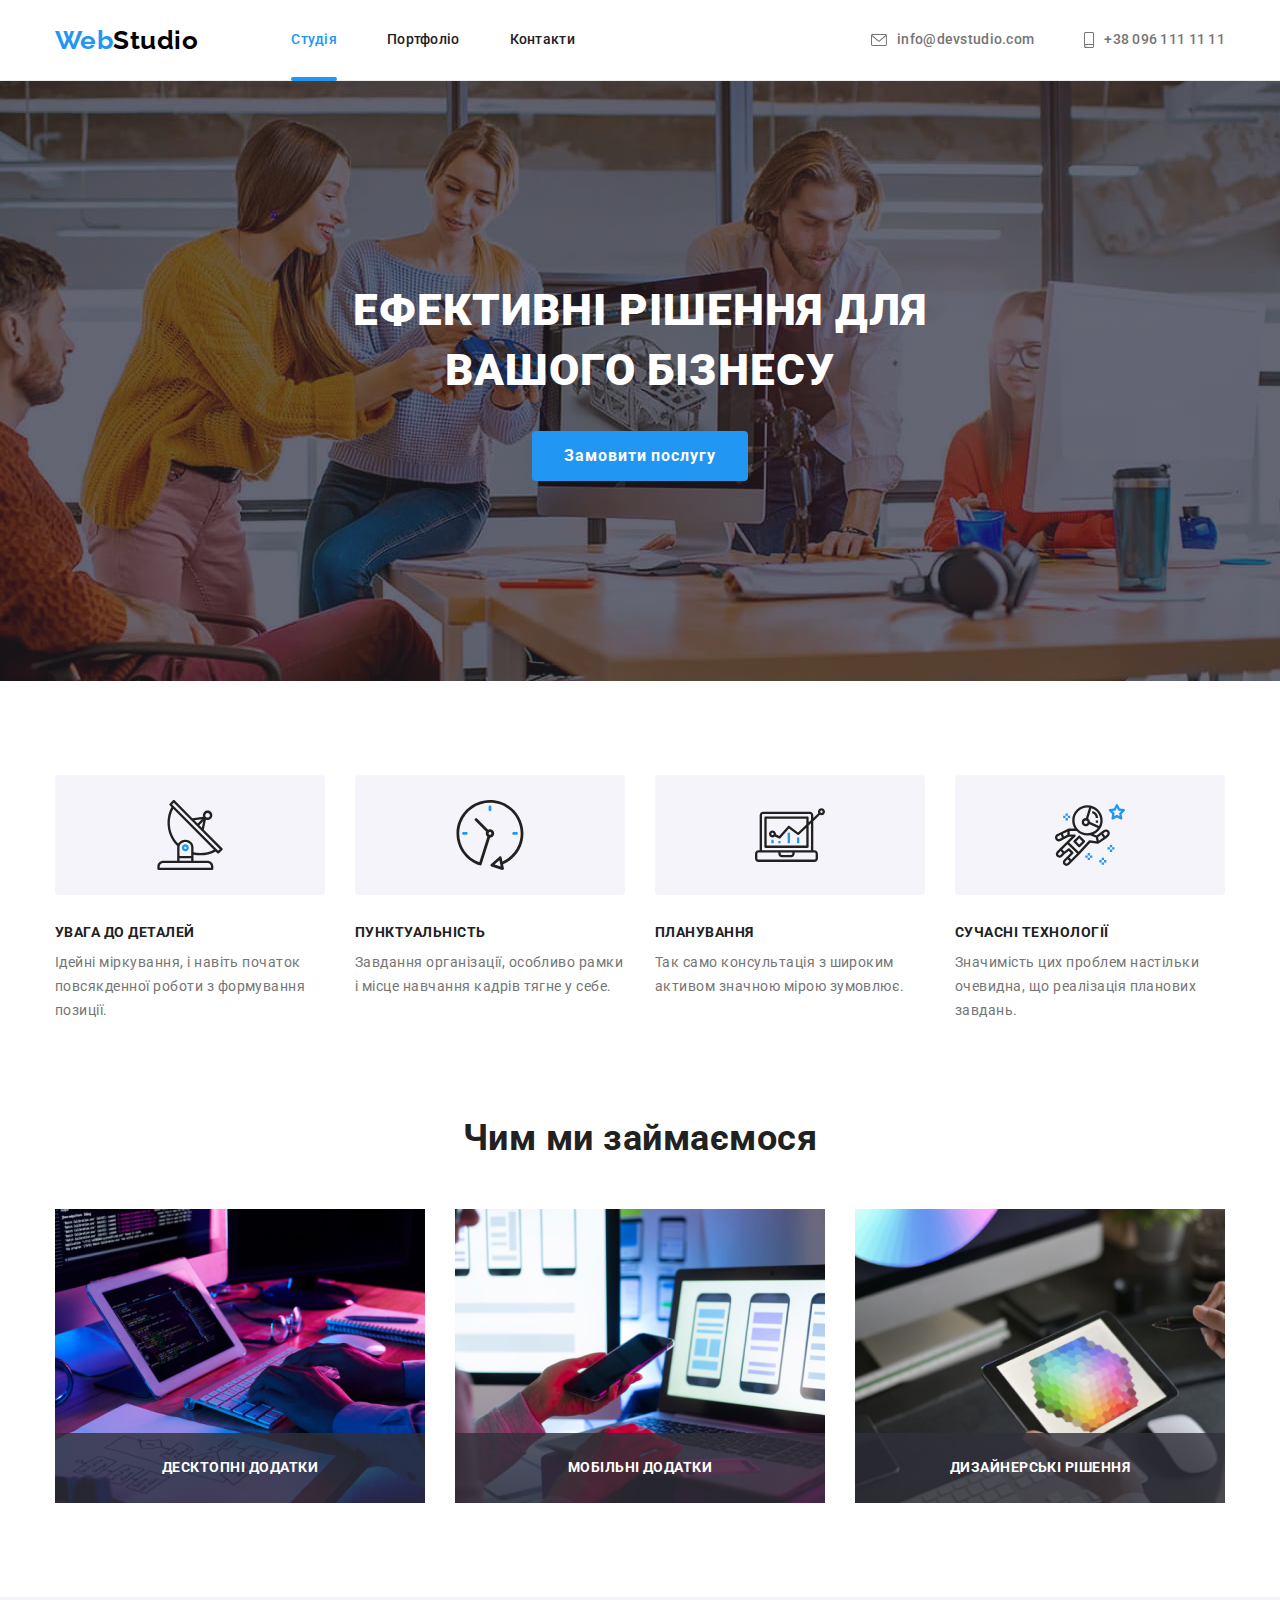
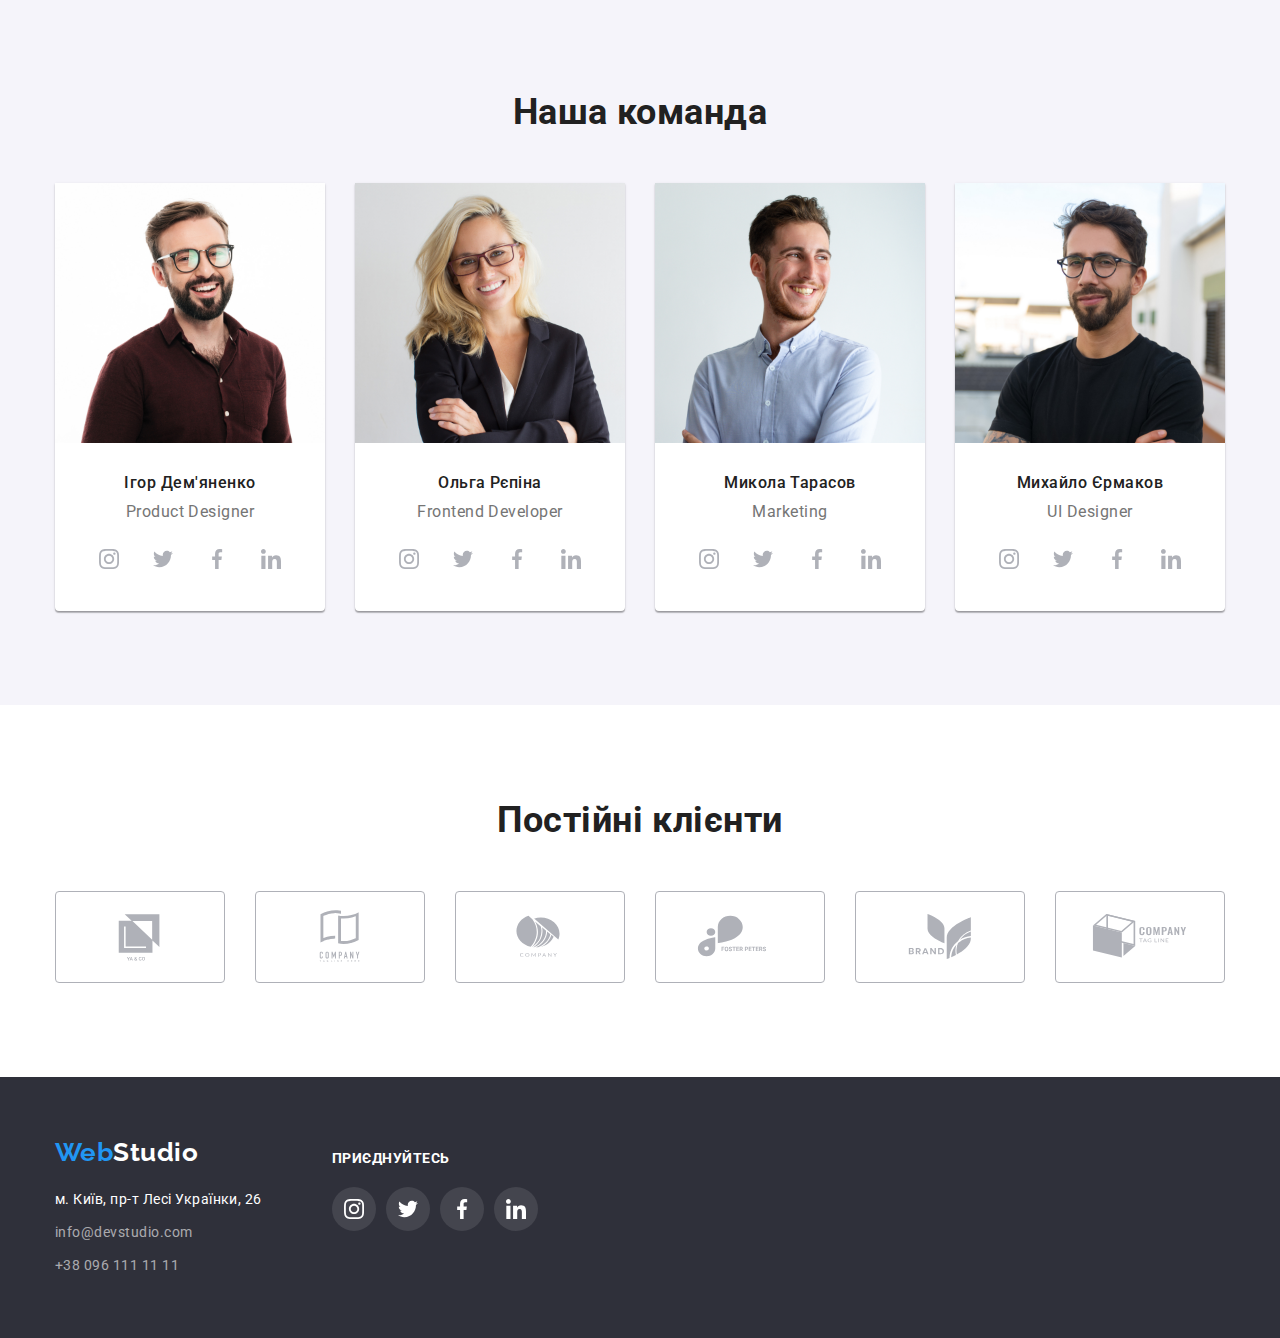
<file: index.html>
<!DOCTYPE html>
<html lang="uk">
  <head>
    <meta charset="UTF-8" />
    <meta http-equiv="X-UA-Compatible" content="IE=edge" />
    <meta name="viewport" content="width=device-width, initial-scale=1.0" />
    <title>WebStudio</title>
    <link rel="preconnect" href="https://fonts.googleapis.com" />
    <link rel="preconnect" href="https://fonts.gstatic.com" crossorigin />
    <link
      href="https://fonts.googleapis.com/css2?family=Raleway:wght@700&family=Roboto:wght@400;500;700;900&display=swap"
      rel="stylesheet"
    />
    <link
      rel="stylesheet"
      href="https://cdnjs.cloudflare.com/ajax/libs/modern-normalize/1.1.0/modern-normalize.min.css"
    />
    <link rel="stylesheet" href="./css/styles.css" />
  </head>
  <body>
    <header class="main">
      <div class="container main-nav">
        <nav class="site-nav">
          <a href="./index.html" class="logo" lang="en">Web<span class="logo-part">Studio</span></a>

          <ul class="list nav">
            <li class="item"><a href="./index.html" class="link current">Студія</a></li>
            <li class="item"><a href="./portfolio.html" class="link">Портфоліо</a></li>
            <li class="item"><a href="#" class="link">Контакти</a></li>
          </ul>
        </nav>
        <ul class="list info">
          <li class="item">
            <a href="mailto:" class="link">
              <svg class="icon-info" width="16px" height="12px">
                <use href="./images/symbol-defs.svg#envelope"></use>
              </svg>
              info@devstudio.com</a
            >
          </li>
          <li class="item">
            <a href="tel:" class="link">
              <svg class="icon-info" width="10px" height="16px">
                <use href="./images/symbol-defs.svg#smartphone"></use>
              </svg>
              +38 096 111 11 11</a
            >
          </li>
        </ul>
      </div>
    </header>

    <main>
      <section class="hero">
        <h1 class="title-hero">Ефективні рішення для вашого бізнесу</h1>
        <button type="button" class="primary-button" data-modal-open>Замовити послугу</button>
      </section>

      <div class="backdrop is-hidden" data-modal>
        <div class="modal">
          <div class="button-close">
            <button class="close" type="button" data-modal-close>
              <svg width="18px" height="18px">
                <use href="./images/symbol-defs.svg#close"></use>
              </svg>
            </button>
          </div>
        </div>
      </div>

      <section class="features section">
        <div class="container">
          <h2 class="title visually-hidden">Наші переваги</h2>
          <ul class="list features">
            <li class="item detailes">
              <div class="box-icon">
                <svg class="icon-features" width="70px" height="70px">
                  <use href="./images/symbol-defs.svg#details"></use>
                </svg>
              </div>

              <h3 class="features-title">Увага до деталей</h3>
              <p class="features-text">
                Ідейні міркування, і навіть початок повсякденної роботи з формування позиції.
              </p>
            </li>
            <li class="item punctuality">
              <div class="box-icon">
                <svg class="icon-features" width="70px" height="70px">
                  <use href="./images/symbol-defs.svg#punctuality"></use>
                </svg>
              </div>

              <h3 class="features-title">Пунктуальність</h3>
              <p class="features-text">
                Завдання організації, особливо рамки і місце навчання кадрів тягне у себе.
              </p>
            </li>
            <li class="item planning">
              <div class="box-icon">
                <svg class="icon-features" width="70px" height="70px">
                  <use href="./images/symbol-defs.svg#planning"></use>
                </svg>
              </div>
              <h3 class="features-title">Планування</h3>
              <p class="features-text">
                Так само консультація з широким активом значною мірою зумовлює.
              </p>
            </li>
            <li class="item technology">
              <div class="box-icon">
                <svg class="icon-features" width="70px" height="70px">
                  <use href="./images/symbol-defs.svg#technology"></use>
                </svg>
              </div>
              <h3 class="features-title">Сучасні технології</h3>
              <p class="features-text">
                Значимість цих проблем настільки очевидна, що реалізація планових завдань.
              </p>
            </li>
          </ul>
        </div>
      </section>

      <section class="work section">
        <div class="container">
          <h2 class="title">Чим ми займаємося</h2>
          <ul class="list work">
            <li class="item">
              <img src="./images/box_1.jpg" alt="Десктопні додатки" width="370" />
              <span class="work-text">Десктопні додатки</span>
            </li>
            <li class="item">
              <img src="./images/box_2.jpg" alt="Мобільні додатки" width="370" />
              <span class="work-text">Мобільні додатки</span>
            </li>
            <li class="item">
              <img src="./images/box_3.jpg" alt="Дизайнерські рішення" width="370" />
              <span class="work-text">Дизайнерські рішення</span>
            </li>
          </ul>
        </div>
      </section>

      <section class="team section">
        <div class="container">
          <h2 class="title">Наша команда</h2>
          <ul class="list team">
            <li class="item">
              <img src="./images/ihor.jpg" alt="Фото" width="270" />
              <h3 class="team-title">Ігор Дем'яненко</h3>
              <p lang="en" class="team-text">Product Designer</p>

              <ul class="list network">
                <li class="item-network">
                  <a class="link-network" href="#"
                    ><svg class="icon-network" width="20px" height="20px">
                      <use href="./images/symbol-defs.svg#instagram"></use>
                    </svg>
                  </a>
                </li>
                <li class="item-network">
                  <a class="link-network" href="#"
                    ><svg class="icon-network" width="20px" height="20px">
                      <use href="./images/symbol-defs.svg#twitter"></use>
                    </svg>
                  </a>
                </li>
                <li class="item-network">
                  <a class="link-network" href="#"
                    ><svg class="icon-network" width="20px" height="20px">
                      <use href="./images/symbol-defs.svg#facebook"></use>
                    </svg>
                  </a>
                </li>
                <li class="item-network">
                  <a class="link-network" href="#"
                    ><svg class="icon-network" width="20px" height="20px">
                      <use href="./images/symbol-defs.svg#linkedin"></use>
                    </svg>
                  </a>
                </li>
              </ul>
            </li>
            <li class="item">
              <img src="./images/olga.jpg" alt="Фото" width="270" />
              <h3 class="team-title">Ольга Рєпіна</h3>
              <p lang="en" class="team-text">Frontend Developer</p>
              <ul class="list network">
                <li class="item-network">
                  <a class="link-network" href="#"
                    ><svg class="icon-network" width="20px" height="20px">
                      <use href="./images/symbol-defs.svg#instagram"></use>
                    </svg>
                  </a>
                </li>
                <li class="item-network">
                  <a class="link-network" href="#"
                    ><svg class="icon-network" width="20px" height="20px">
                      <use href="./images/symbol-defs.svg#twitter"></use>
                    </svg>
                  </a>
                </li>
                <li class="item-network">
                  <a class="link-network" href="#"
                    ><svg class="icon-network" width="20px" height="20px">
                      <use href="./images/symbol-defs.svg#facebook"></use>
                    </svg>
                  </a>
                </li>
                <li class="item-network">
                  <a class="link-network" href="#"
                    ><svg class="icon-network" width="20px" height="20px">
                      <use href="./images/symbol-defs.svg#linkedin"></use>
                    </svg>
                  </a>
                </li>
              </ul>
            </li>
            <li class="item">
              <img src="./images/mykola.jpg" alt="Фото" width="270" />
              <h3 class="team-title">Микола Тарасов</h3>
              <p lang="en" class="team-text">Marketing</p>
              <ul class="list network">
                <li class="item-network">
                  <a class="link-network" href="#"
                    ><svg class="icon-network" width="20px" height="20px">
                      <use href="./images/symbol-defs.svg#instagram"></use>
                    </svg>
                  </a>
                </li>
                <li class="item-network">
                  <a class="link-network" href="#"
                    ><svg class="icon-network" width="20px" height="20px">
                      <use href="./images/symbol-defs.svg#twitter"></use>
                    </svg>
                  </a>
                </li>
                <li class="item-network">
                  <a class="link-network" href="#"
                    ><svg class="icon-network" width="20px" height="20px">
                      <use href="./images/symbol-defs.svg#facebook"></use>
                    </svg>
                  </a>
                </li>
                <li class="item-network">
                  <a class="link-network" href="#"
                    ><svg class="icon-network" width="20px" height="20px">
                      <use href="./images/symbol-defs.svg#linkedin"></use>
                    </svg>
                  </a>
                </li>
              </ul>
            </li>
            <li class="item">
              <img src="./images/mikhailo.jpg" alt="Фото" width="270" />
              <h3 class="team-title">Михайло Єрмаков</h3>
              <p lang="en" class="team-text">UI Designer</p>
              <ul class="list network">
                <li class="item-network">
                  <a class="link-network" href="#"
                    ><svg class="icon-network" width="20px" height="20px">
                      <use href="./images/symbol-defs.svg#instagram"></use>
                    </svg>
                  </a>
                </li>
                <li class="item-network">
                  <a class="link-network" href="#"
                    ><svg class="icon-network" width="20px" height="20px">
                      <use href="./images/symbol-defs.svg#twitter"></use>
                    </svg>
                  </a>
                </li>
                <li class="item-network">
                  <a class="link-network" href="#"
                    ><svg class="icon-network" width="20px" height="20px">
                      <use href="./images/symbol-defs.svg#facebook"></use>
                    </svg>
                  </a>
                </li>
                <li class="item-network">
                  <a class="link-network" href="#"
                    ><svg class="icon-network" width="20px" height="20px">
                      <use href="./images/symbol-defs.svg#linkedin"></use>
                    </svg>
                  </a>
                </li>
              </ul>
            </li>
          </ul>
        </div>
      </section>

      <section class="clients section">
        <div class="container">
          <h2 class="title">Постійні клієнти</h2>
          <ul class="list clients">
            <li class="item clients">
              <a href="#" class="link clients">
                <svg class="icon-client" width="106px" height="60px">
                  <use href="./images/symbol-defs.svg#logo-ya"></use></svg
              ></a>
            </li>
            <li class="item clients">
              <a href="#" class="link clients">
                <svg class="icon-client" width="106px" height="60px">
                  <use href="./images/symbol-defs.svg#logo-tag"></use></svg
              ></a>
            </li>
            <li class="item clients">
              <a href="#" class="link clients">
                <svg class="icon-client" width="106px" height="60px">
                  <use href="./images/symbol-defs.svg#logo-company"></use></svg
              ></a>
            </li>
            <li class="item clients">
              <a href="#" class="link clients">
                <svg class="icon-client" width="106px" height="60px">
                  <use href="./images/symbol-defs.svg#logo-foster"></use></svg
              ></a>
            </li>
            <li class="item clients">
              <a href="#" class="link clients">
                <svg class="icon-client" width="106px" height="60px">
                  <use href="./images/symbol-defs.svg#logo-brand"></use></svg
              ></a>
            </li>
            <li class="item clients">
              <a href="#" class="link clients">
                <svg class="icon-client" width="106px" height="60px">
                  <use href="./images/symbol-defs.svg#logo-comp-tag"></use></svg
              ></a>
            </li>
          </ul>
        </div>
      </section>
    </main>

    <footer class="page-footer">
      <div class="container">
        <div class="footer-container">
          <div class="adress-container">
            <div class="box">
              <a href="./index.html" class="logo" lang="en"
                >Web<span class="logo-footer">Studio</span></a
              >
            </div>
            <address>
              <ul class="list adress">
                <li class="item">
                  <a
                    href="https://goo.gl/maps/CPtrU1FHBa2aNyZL9"
                    target="_blank"
                    rel="noopener noreferrer nofollow"
                    class="link-adress"
                    >м. Київ, пр-т Лесі Українки, 26
                  </a>
                </li>
                <li class="item">
                  <a href="mailto:" class="link-footer">info@devstudio.com</a>
                </li>
                <li class="item">
                  <a href="tel:" class="link-footer tel">+38 096 111 11 11</a>
                </li>
              </ul>
            </address>
          </div>

          <div class="join-container">
            <span class="join-text">Приєднуйтесь</span>

            <ul class="list join">
              <li class="item-join">
                <a class="link-join" href="#"
                  ><svg class="icon-join" width="20px" height="20px">
                    <use href="./images/symbol-defs.svg#instagram"></use>
                  </svg>
                </a>
              </li>
              <li class="item-join">
                <a class="link-join" href="#"
                  ><svg class="icon-join" width="20px" height="20px">
                    <use href="./images/symbol-defs.svg#twitter"></use>
                  </svg>
                </a>
              </li>
              <li class="item-join">
                <a class="link-join" href="#"
                  ><svg class="icon-join" width="20px" height="20px">
                    <use href="./images/symbol-defs.svg#facebook"></use>
                  </svg>
                </a>
              </li>
              <li class="item-join">
                <a class="link-join" href="#"
                  ><svg class="icon-join" width="20px" height="20px">
                    <use href="./images/symbol-defs.svg#linkedin"></use>
                  </svg>
                </a>
              </li>
            </ul>
          </div>
        </div>
      </div>
    </footer>
    <script src="./js/modal.js"></script>
  </body>
</html>
</file>
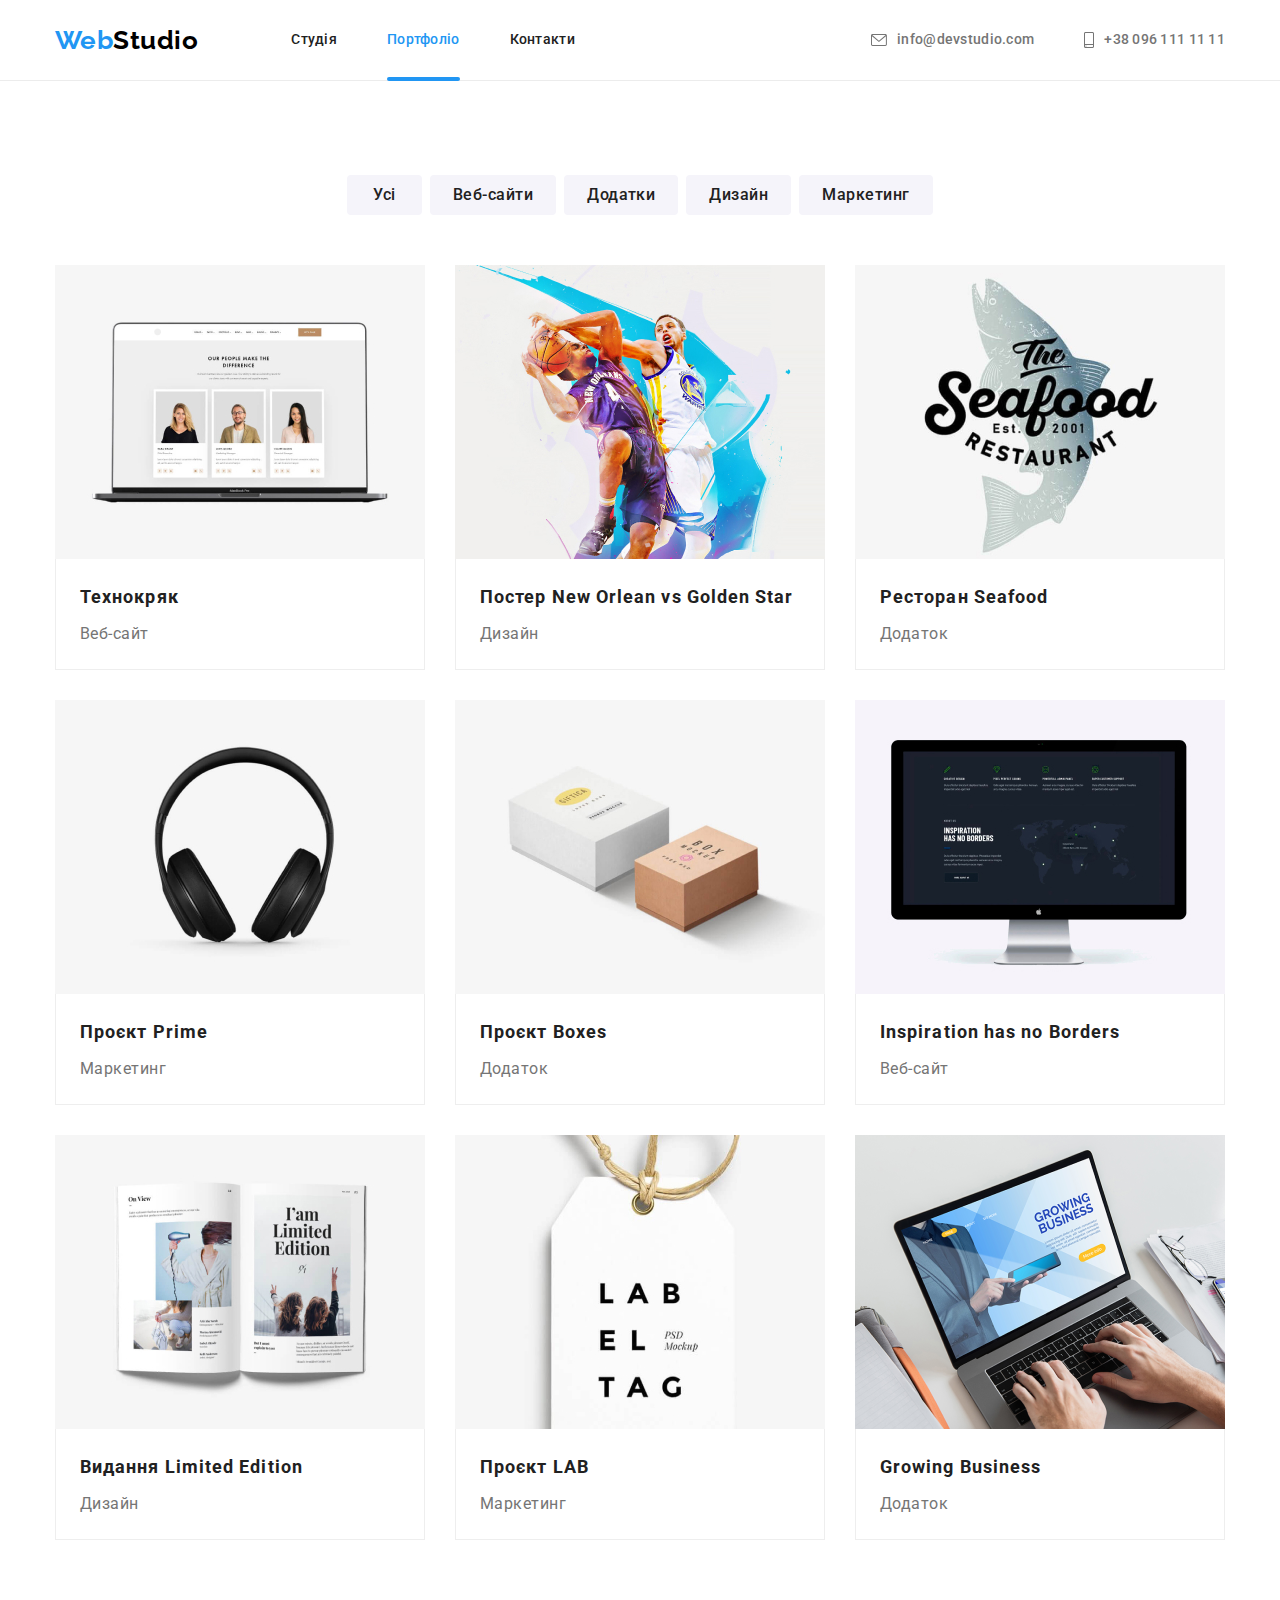
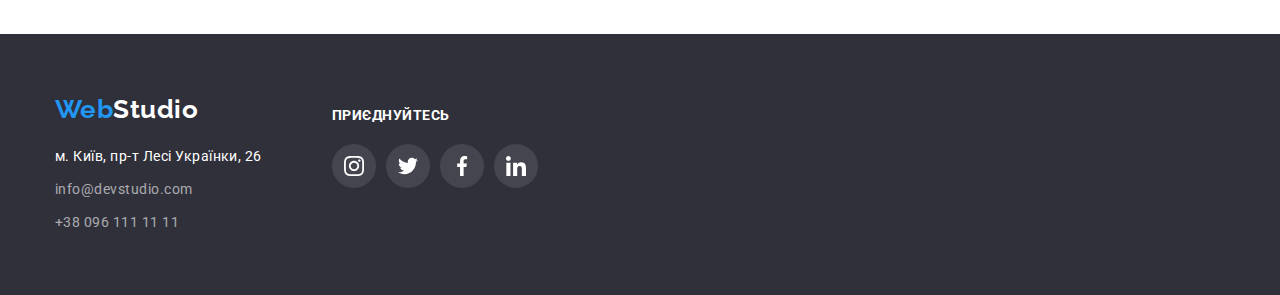
<file: portfolio.html>
<!DOCTYPE html>
<html lang="uk">
  <head>
    <meta charset="UTF-8" />
    <meta http-equiv="X-UA-Compatible" content="IE=edge" />
    <meta name="viewport" content="width=device-width, initial-scale=1.0" />
    <title>WebStudio</title>
    <link rel="preconnect" href="https://fonts.googleapis.com" />
    <link rel="preconnect" href="https://fonts.gstatic.com" crossorigin />
    <link
      href="https://fonts.googleapis.com/css2?family=Raleway:wght@700&family=Roboto:wght@400;500;700;900&display=swap"
      rel="stylesheet"
    />
    <link
      rel="stylesheet"
      href="https://cdnjs.cloudflare.com/ajax/libs/modern-normalize/1.1.0/modern-normalize.min.css"
    />
    <link rel="stylesheet" href="./css/styles.css" />
  </head>
  <body>
    <header class="main">
      <div class="container main-nav">
        <nav class="site-nav">
          <a href="./index.html" class="logo" lang="en">Web<span class="logo-part">Studio</span></a>

          <ul class="list nav">
            <li class="item"><a href="./index.html" class="link">Студія</a></li>
            <li class="item"><a href="./portfolio.html" class="link current">Портфоліо</a></li>
            <li class="item"><a href="" class="link">Контакти</a></li>
          </ul>
        </nav>
        <ul class="list info">
          <li class="item">
            <a href="mailto:" class="link">
              <svg class="icon-info" width="16px" height="12px">
                <use href="./images/symbol-defs.svg#envelope"></use>
              </svg>
              info@devstudio.com</a
            >
          </li>
          <li class="item">
            <a href="tel:" class="link">
              <svg class="icon-info" width="10px" height="16px">
                <use href="./images/symbol-defs.svg#smartphone"></use>
              </svg>
              +38 096 111 11 11</a
            >
          </li>
        </ul>
      </div>
    </header>
    <main>
      <section class="portfolio section">
        <div class="container">
          <h1 class="visually-hidden">Наші роботи</h1>
          <ul class="list button">
            <li class="item">
              <button type="button" class="portfolio-button all">Усі</button>
            </li>
            <li class="item">
              <button type="button" class="portfolio-button">Веб-сайти</button>
            </li>
            <li class="item">
              <button type="button" class="portfolio-button">Додатки</button>
            </li>
            <li class="item">
              <button type="button" class="portfolio-button">Дизайн</button>
            </li>
            <li class="item">
              <button type="button" class="portfolio-button">Маркетинг</button>
            </li>
          </ul>
          <ul class="list sample">
            <li class="item">
              <a href="#" class="link portfolio">
                <div class="thumb-portfolio">
                  <img
                    src="./images/tehnokryak.jpg"
                    alt="Ілюстрація Технокряк"
                    width="370"
                    height="294"
                  />
                  <div class="overlay">
                    <p class="overlay-text">
                      Ресурс пропонує комплексні пропозиції з різним рівнем функціоналу та сервісів.
                      Все це дозволить відвідувачу отримати вичерпні відомості про компанію чи
                      приватну особу.
                    </p>
                  </div>
                </div>
                <div class="container-card">
                  <h2 class="portfolio-title">Технокряк</h2>
                  <p class="portfolio-text">Веб-сайт</p>
                </div>
              </a>
            </li>

            <li class="item">
              <a href="#" class="link portfolio">
                <div class="thumb-portfolio">
                  <img
                    src="./images/neworleanvs.jpg"
                    alt="Ілюстрація New Orlean vs Golden Star"
                    width="370"
                    height="294"
                  />
                  <div class="overlay">
                    <p class="overlay-text">
                      Ресурс пропонує комплексні пропозиції з різним рівнем функціоналу та сервісів.
                      Все це дозволить відвідувачу отримати вичерпні відомості про компанію чи
                      приватну особу.
                    </p>
                  </div>
                </div>
                <div class="container-card">
                  <h2 class="portfolio-title">Постер New Orlean vs Golden Star</h2>
                  <p class="portfolio-text">Дизайн</p>
                </div>
              </a>
            </li>

            <li class="item">
              <a href="#" class="link portfolio">
                <div class="thumb-portfolio">
                  <img
                    src="./images/seafood.jpg"
                    alt="Ілюстрація Seafood"
                    width="370"
                    height="294"
                  />
                  <div class="overlay">
                    <p class="overlay-text">
                      Ресурс пропонує комплексні пропозиції з різним рівнем функціоналу та сервісів.
                      Все це дозволить відвідувачу отримати вичерпні відомості про компанію чи
                      приватну особу.
                    </p>
                  </div>
                </div>
                <div class="container-card">
                  <h2 class="portfolio-title">Ресторан Seafood</h2>
                  <p class="portfolio-text">Додаток</p>
                </div>
              </a>
            </li>

            <li class="item">
              <a href="#" class="link portfolio">
                <div class="thumb-portfolio">
                  <img src="./images/prime.jpg" alt="Ілюстрація Prime" width="370" height="294" />
                  <div class="overlay">
                    <p class="overlay-text">
                      Ресурс пропонує комплексні пропозиції з різним рівнем функціоналу та сервісів.
                      Все це дозволить відвідувачу отримати вичерпні відомості про компанію чи
                      приватну особу.
                    </p>
                  </div>
                </div>
                <div class="container-card">
                  <h2 class="portfolio-title">Проєкт Prime</h2>
                  <p class="portfolio-text">Маркетинг</p>
                </div>
              </a>
            </li>

            <li class="item">
              <a href="#" class="link portfolio">
                <div class="thumb-portfolio">
                  <img src="./images/boxes.jpg" alt="Ілюстрація Boxes" width="370" height="294" />
                  <div class="overlay">
                    <p class="overlay-text">
                      Ресурс пропонує комплексні пропозиції з різним рівнем функціоналу та сервісів.
                      Все це дозволить відвідувачу отримати вичерпні відомості про компанію чи
                      приватну особу.
                    </p>
                  </div>
                </div>
                <div class="container-card">
                  <h2 class="portfolio-title">Проєкт Boxes</h2>
                  <p class="portfolio-text">Додаток</p>
                </div>
              </a>
            </li>

            <li class="item">
              <a href="#" class="link portfolio">
                <div class="thumb-portfolio">
                  <img
                    src="./images/inspirationhasnoborders.jpg"
                    alt="Ілюстрація Inspiration has no Borders"
                    width="370"
                    height="294"
                  />
                  <div class="overlay">
                    <p class="overlay-text">
                      Ресурс пропонує комплексні пропозиції з різним рівнем функціоналу та сервісів.
                      Все це дозволить відвідувачу отримати вичерпні відомості про компанію чи
                      приватну особу.
                    </p>
                  </div>
                </div>
                <div class="container-card">
                  <h2 class="portfolio-title">Inspiration has no Borders</h2>
                  <p class="portfolio-text">Веб-сайт</p>
                </div>
              </a>
            </li>

            <li class="item">
              <a href="#" class="link portfolio">
                <div class="thumb-portfolio">
                  <img
                    src="./images/limitededition.jpg"
                    alt="Ілюстрація Limited Edition"
                    width="370"
                    height="294"
                  />
                  <div class="overlay">
                    <p class="overlay-text">
                      Ресурс пропонує комплексні пропозиції з різним рівнем функціоналу та сервісів.
                      Все це дозволить відвідувачу отримати вичерпні відомості про компанію чи
                      приватну особу.
                    </p>
                  </div>
                </div>
                <div class="container-card">
                  <h2 class="portfolio-title">Видання Limited Edition</h2>
                  <p class="portfolio-text">Дизайн</p>
                </div>
              </a>
            </li>

            <li class="item">
              <a href="#" class="link portfolio">
                <div class="thumb-portfolio">
                  <img src="./images/lab.jpg" alt="Ілюстрація LAB" width="370" height="294" />
                  <div class="overlay">
                    <p class="overlay-text">
                      Ресурс пропонує комплексні пропозиції з різним рівнем функціоналу та сервісів.
                      Все це дозволить відвідувачу отримати вичерпні відомості про компанію чи
                      приватну особу.
                    </p>
                  </div>
                </div>
                <div class="container-card">
                  <h2 class="portfolio-title">Проєкт LAB</h2>
                  <p class="portfolio-text">Маркетинг</p>
                </div>
              </a>
            </li>

            <li class="item">
              <a href="#" class="link portfolio">
                <div class="thumb-portfolio">
                  <img
                    src="./images/growingbusiness.png"
                    alt="Ілюстрація Growing Business"
                    width="370"
                    height="294"
                  />
                  <div class="overlay">
                    <p class="overlay-text">
                      Ресурс пропонує комплексні пропозиції з різним рівнем функціоналу та сервісів.
                      Все це дозволить відвідувачу отримати вичерпні відомості про компанію чи
                      приватну особу.
                    </p>
                  </div>
                </div>
                <div class="container-card">
                  <h2 class="portfolio-title">Growing Business</h2>
                  <p class="portfolio-text">Додаток</p>
                </div>
              </a>
            </li>
          </ul>
        </div>
      </section>
    </main>
    <footer class="page-footer">
      <div class="container">
        <div class="footer-container">
          <div class="adress-container">
            <div class="box">
              <a href="./index.html" class="logo" lang="en"
                >Web<span class="logo-footer">Studio</span></a
              >
            </div>
            <address>
              <ul class="list adress">
                <li class="item">
                  <a
                    href="https://goo.gl/maps/CPtrU1FHBa2aNyZL9"
                    target="_blank"
                    rel="noopener noreferrer nofollow"
                    class="link-adress"
                    >м. Київ, пр-т Лесі Українки, 26
                  </a>
                </li>
                <li class="item">
                  <a href="mailto:" class="link-footer">info@devstudio.com</a>
                </li>
                <li class="item">
                  <a href="tel:" class="link-footer tel">+38 096 111 11 11</a>
                </li>
              </ul>
            </address>
          </div>

          <div class="join-container">
            <span class="join-text">Приєднуйтесь</span>

            <ul class="list join">
              <li class="item-join">
                <a href="#" class="link-join"
                  ><svg class="icon-join" width="20px" height="20px">
                    <use href="./images/symbol-defs.svg#instagram"></use>
                  </svg>
                </a>
              </li>
              <li class="item-join">
                <a href="#" class="link-join"
                  ><svg class="icon-join" width="20px" height="20px">
                    <use href="./images/symbol-defs.svg#twitter"></use>
                  </svg>
                </a>
              </li>
              <li class="item-join">
                <a href="#" class="link-join"
                  ><svg class="icon-join" width="20px" height="20px">
                    <use href="./images/symbol-defs.svg#facebook"></use>
                  </svg>
                </a>
              </li>
              <li class="item-join">
                <a href="#" class="link-join"
                  ><svg class="icon-join" width="20px" height="20px">
                    <use href="./images/symbol-defs.svg#linkedin"></use>
                  </svg>
                </a>
              </li>
            </ul>
          </div>
        </div>
      </div>
    </footer>
  </body>
</html>
</file>
<file: css/styles.css>
:root {
  --prymary-text-color: #757575;
  --title-text-color: #212121;
  --accent-color: #2196f3;
  --white-text-color: #ffffff;
  --prymary-background-color: #ffffff;
  --dark-background-color: #2f303a;
  --team-background-color: #f5f4fa;
  --hero-background-color: #c4c4c4;
  --logo-color: #afb1b8;
}

body {
  background-color: var(--prymary-background-color);
  color: var(--prymary-text-color);
  font-family: Roboto, sans-serif;
  letter-spacing: 0.03em;
}
h1,
h2,
h3,
p,
ul {
  margin: 0;
  padding: 0;
}

img {
  display: block;
  max-width: 100%;
  height: auto;
}

.list {
  list-style: none;
  padding: 0;
  margin: 0;
}

.container {
  width: 1200px;
  padding-left: 15px;
  padding-right: 15px;
  margin-left: auto;
  margin-right: auto;
}

.visually-hidden {
  position: absolute;
  white-space: nowrap;
  width: 1px;
  height: 1px;
  overflow: hidden;
  border: 0;
  padding: 0;
  clip: rect(0 0 0 0);
  clip-path: inset(50%);
  margin: -1px;
}
.link {
  text-decoration: none;
}

/* Header */

.main {
  border-bottom: 1px solid #ececec;
}

.logo,
.logo-part,
.logo-footer {
  font-family: Raleway, sans-serif;
  font-weight: 700;
  font-size: 26px;
  line-height: 1.19;
  text-decoration: none;
}

.logo {
  color: var(--accent-color);
}

.logo-part {
  color: #000000;
}

.container.main-nav {
  display: flex;
  align-items: center;
  justify-content: space-between;
}

.site-nav {
  display: flex;
  align-items: center;
}

.section {
  padding-top: 94px;
  padding-bottom: 94px;
}

.list.nav {
  display: flex;
  margin-left: 93px;
}

.list.nav .item:not(:last-child) {
  margin-right: 50px;
}

.list.nav .link {
  display: block;
  padding-top: 32px;
  padding-bottom: 32px;
}

.list.info {
  display: flex;
}

.list.info .item + .item {
  margin-left: 50px;
}

.list.info .link {
  display: inline-flex;
  align-items: center;
  padding-top: 32px;
  padding-bottom: 32px;
  color: var(--prymary-text-color);
}

.site-nav .link,
.info .link {
  letter-spacing: 0.02em;
  font-weight: 500;
  font-size: 14px;
  line-height: 1.14;
  transition: color 250ms cubic-bezier(0.4, 0, 0.2, 1);
}

.site-nav .link {
  display: flex;
  color: var(--title-text-color);
  align-items: center;
}

.site-nav .link:hover,
.site-nav .link:focus {
  color: var(--accent-color);
}

.site-nav .link.current {
  color: var(--accent-color);
}

.list.nav > .item {
  position: relative;
}
.link.current::after {
  content: '';
  position: absolute;
  width: 100%;
  height: 4px;
  left: 0;
  bottom: -1px;
  background: #2196f3;
  border-radius: 2px;
}

.info .link:hover,
.info .link:focus {
  color: var(--accent-color);
}
.icon-info {
  margin-right: 10px;
  fill: #757575;
  fill: currentColor;
}

/* Hero */

.hero {
  height: 600px;
  max-width: 1600px;
  margin-left: auto;
  margin-right: auto;
  padding-top: 200px;
  padding-bottom: 200px;
  background-color: var(--hero-background-color);
  background-image: linear-gradient(to right, rgba(47, 48, 58, 0.4), rgba(47, 48, 58, 0.4)),
    url(../images/solutions.jpg);
  background-size: cover;
  background-repeat: no-repeat;
  background-position: center;
  background-color: var(--hero-background-color);

  color: var(--white-text-color);
  letter-spacing: 0.06em;
  text-align: center;
}

.title-hero {
  width: 696px;
  margin: 0 auto 30px;

  font-weight: 900;
  font-size: 44px;
  line-height: 1.36;
  text-transform: uppercase;
}

.primary-button {
  min-width: 216px;
  padding: 10px 32px;

  display: inline-block;
  background-color: var(--accent-color);
  color: var(--white-text-color);
  font-family: Roboto;
  letter-spacing: 0.06em;
  font-weight: 700;
  font-size: 16px;
  line-height: 1.88;
  cursor: pointer;
  align-items: center;
  border-radius: 4px;
  border: none;
  transition: background-color 250ms cubic-bezier(0.4, 0, 0.2, 1);
}

.primary-button:hover,
.primary-button:focus {
  background-color: #188ce8;
}
/* Модальне вікно */

.backdrop {
  position: fixed;
  top: 0;
  left: 0;
  width: 100%;
  height: 100%;

  background: rgba(0, 0, 0, 0.2);
  z-index: 1;

  opacity: 1;
  visibility: visible;

  transition: opacity 250ms cubic-bezier(0.4, 0, 0.2, 1),
    visibility 250ms cubic-bezier(0.4, 0, 0.2, 1);
}

.backdrop.is-hidden {
  opacity: 0;
  pointer-events: none;
  visibility: hidden;
}
.modal {
  position: absolute;
  width: 528px;
  height: 581px;
  top: 50%;
  left: 50%;

  background: var(--prymary-background-color);
  box-shadow: 0px 1px 3px rgba(0, 0, 0, 0.12), 0px 1px 1px rgba(0, 0, 0, 0.14),
    0px 2px 1px rgba(0, 0, 0, 0.2);
  border-radius: 4px;

  transform: translate(-50%, -50%) scale(1);
  transition: transform 250ms cubic-bezier(0.4, 0, 0.2, 1);
}

.backdrop.is-hidden .modal {
  transform: translate(-50%, -50%) scale(0.7);
}

.button-close {
  display: flex;
  justify-content: flex-end;
  margin-top: 8px;

  margin-right: 8px;
}
.close {
  display: flex;
  align-items: center;
  justify-content: center;
  width: 30px;
  height: 30px;
  background: var(--prymary-background-color);
  border: 1px solid rgba(0, 0, 0, 0.1);
  border-radius: 50%;
}

/* Наші переваги */

.box-icon {
  display: flex;
  align-items: center;
  justify-content: center;
  width: 270px;
  height: 120px;

  margin-bottom: 30px;
  background: var(--team-background-color);
  border-radius: 4px;
}

.features.section {
  padding-bottom: 0;
}

.list.features {
  display: flex;
}
.list.features .item:not(:last-child) {
  margin-right: 30px;
}

.title {
  margin-top: 0;
  margin-bottom: 50px;

  color: var(--title-text-color);
  font-size: 36px;
  line-height: 1.17;
  text-align: center;
}

.features-title {
  margin-top: 0;
  margin-bottom: 10px;

  color: var(--title-text-color);
  font-size: 14px;
  line-height: 1.14;
  text-transform: uppercase;
}

.features-text {
  margin: 0;

  color: var(--prymary-text-color);
  font-size: 14px;
  line-height: 1.71;
}

/* Чим ми займаємося */

.list.work {
  display: flex;
}

.list.work .item {
  display: flex;
  position: relative;
}

.list.work .item:not(:last-child) {
  margin-right: 30px;
}

.work-text {
  display: flex;
  align-items: center;
  justify-content: center;

  position: absolute;
  height: 70px;
  width: 100%;
  background: rgba(47, 48, 58, 0.8);
  bottom: 0;

  font-weight: 700;
  font-size: 14px;
  line-height: 1.14;
  text-align: center;
  text-transform: uppercase;
  color: var(--white-text-color);
}

/* Наша команда */

.team {
  background-color: var(--team-background-color);
}

.team-title {
  padding-top: 30px;
  margin-bottom: 10px;

  color: var(--title-text-color);
  font-weight: 500;
  font-size: 16px;
  line-height: 1.19;
  text-align: center;
}

.team-text {
  margin-bottom: 16px;

  color: var(--prymary-text-color);
  font-size: 16px;
  line-height: 1.19;
  text-align: center;
}

.list.team {
  display: flex;
}

.list.team .item {
  background-color: var(--prymary-background-color);
  box-shadow: 0px 1px 3px rgba(0, 0, 0, 0.12), 0px 1px 1px rgba(0, 0, 0, 0.14),
    0px 2px 1px rgba(0, 0, 0, 0.2);
  border-radius: 0px 0px 4px 4px;
}

.list.team .item:not(:last-child) {
  margin-right: 30px;
}
.list.network {
  display: flex;
  justify-content: center;
  align-items: center;
  padding-bottom: 30px;
}
.link-network {
  display: flex;
  align-items: center;
  justify-content: center;
  width: 44px;
  height: 44px;
  fill: var(--logo-color);
  border-radius: 50%;
  transition: background-color 250ms cubic-bezier(0.4, 0, 0.2, 1),
    fill 250ms cubic-bezier(0.4, 0, 0.2, 1);
}

.link-network:hover,
.link-network:focus {
  background-color: var(--accent-color);
  fill: var(--prymary-background-color);
}

.item-network:not(:last-child) {
  margin-right: 10px;
}

/* Постійні клієнти */

.list.clients {
  display: flex;
  justify-content: space-between;
  align-items: center;
}

.link.clients {
  display: flex;
  align-items: center;
  justify-content: center;
  width: 170px;
  height: 92px;
  border-radius: 4px;
  border: 1px solid #afb1b8;
  fill: #afb1b8;
  transition: border-color 250ms cubic-bezier(0.4, 0, 0.2, 1),
    fill 250ms cubic-bezier(0.4, 0, 0.2, 1);
}

.link.clients:hover,
.link.clients:focus {
  border-color: var(--accent-color);
  fill: var(--accent-color);
}

.item.clients:not(:last-child) {
  margin-right: 30px;
}

/* Футер */

.box {
  margin-bottom: 20px;
}

.page-footer {
  background-color: var(--dark-background-color);
  padding-bottom: 60px;
  padding-top: 60px;
}

.logo-footer {
  color: #ffffff;
  font-family: Raleway, sans-serif;
}

.link-adress {
  color: #ffffff;
  font-style: normal;
  text-decoration: none;
  font-size: 14px;
  line-height: 1.71;
  transition: color 250ms cubic-bezier(0.4, 0, 0.2, 1);
}

.link-adress:hover,
.link-adress:focus {
  color: var(--accent-color);
}

.link-footer {
  color: rgba(255, 255, 255, 0.6);
  font-style: normal;
  text-decoration: none;
  font-size: 14px;
  line-height: 1.71;
  transition: color 250ms cubic-bezier(0.4, 0, 0.2, 1);
}

.link-footer:hover,
.link-footer:focus {
  color: var(--accent-color);
}
.list.adress > .item {
  margin-bottom: 9px;
}

.list.adress > .item:last-child {
  margin-bottom: 0;
}

.footer-container {
  display: flex;
}
.adress-container {
  margin-right: 70px;
}

.join-container {
  padding-top: 12px;
}
.join-text {
  display: inline-block;
  margin-bottom: 20px;
  line-height: 1.14;
  font-weight: 700;
  font-size: 14px;

  text-transform: uppercase;
  color: var(--white-text-color);
}
.list.join {
  display: flex;
  justify-content: space-between;
}

.link-join {
  display: flex;
  align-items: center;
  justify-content: center;
  width: 44px;
  height: 44px;
  background-color: rgba(255, 255, 255, 0.1);
  border-radius: 50%;
  transition: background-color 250ms cubic-bezier(0.4, 0, 0.2, 1);
}

.link-join:hover,
.link-join:focus {
  background-color: var(--accent-color);
}
.item-join:not(:last-child) {
  margin-right: 10px;
}

.icon-join {
  fill: var(--prymary-background-color);
}
/* Портфоліо*/

.portfolio-button {
  padding: 6px 22px;
  color: var(--title-text-color);
  background-color: var(--team-background-color);
  font-family: Roboto;
  font-weight: 500;
  font-size: 16px;
  line-height: 1.62;
  letter-spacing: 0.03em;
  cursor: pointer;
  border-radius: 4px;
  border: 1px solid transparent;
  text-align: center;
  transition: background-color 250ms cubic-bezier(0.4, 0, 0.2, 1),
    color 250ms cubic-bezier(0.4, 0, 0.2, 1), box-shadow 250ms cubic-bezier(0.4, 0, 0.2, 1);
}

.portfolio-button:hover,
.portfolio-button:focus {
  color: var(--white-text-color);
  background-color: var(--accent-color);
  box-shadow: 0px 3px 1px rgba(0, 0, 0, 0.1), 0px 1px 2px rgba(0, 0, 0, 0.08),
    0px 2px 2px rgba(0, 0, 0, 0.12);
}

.portfolio-button.all {
  padding: 6px 25px;
}

.thumb-portfolio {
  position: relative;
  overflow: hidden;
}

.overlay {
  position: absolute;
  top: 0;
  left: 0;
  width: 100%;
  height: 100%;

  background-color: rgba(33, 150, 243, 0.9);

  transform: translateY(101%);
  transition: transform 250ms cubic-bezier(0.4, 0, 0.2, 1);
}

.overlay-text {
  position: absolute;
  top: 0;
  left: 0;
  width: 100%;
  height: 100%;

  padding: 63px 24px;
  font-weight: 400;
  font-size: 18px;
  line-height: 1.56;

  color: var(--white-text-color);
}

.link.portfolio:hover .overlay {
  transform: translateY(0);
}

.portfolio-title {
  margin-bottom: 4px;

  color: var(--title-text-color);
  letter-spacing: 0.06em;
  font-size: 18px;
  line-height: 2;
}
.portfolio-text {
  color: var(--prymary-text-color);
  font-size: 16px;
  line-height: 1.88;
}

.list.button {
  display: flex;
  justify-content: center;
  margin-bottom: 50px;
}

.list.button .item:not(:last-child) {
  margin-right: 8px;
}

.list.sample {
  display: flex;
  flex-wrap: wrap;
}

.list.sample > .item {
  display: flex;
  margin-right: 30px;
  margin-bottom: 30px;
}

.list.sample > .item:nth-child(3n) {
  margin-right: 0;
}

.list.sample > .item:nth-last-child(-n + 3) {
  margin-bottom: 0;
}

.container-card {
  padding: 20px 24px;
  border-bottom: 1px solid #eeeeee;
  border-left: 1px solid #eeeeee;
  border-right: 1px solid #eeeeee;
}

.link.portfolio {
  transition: box-shadow 250ms cubic-bezier(0.4, 0, 0.2, 1);
}

.link.portfolio:hover,
.link.portfolio:focus {
  box-shadow: 0px 1px 1px rgba(0, 0, 0, 0.12), 0px 4px 4px rgba(0, 0, 0, 0.06),
    1px 4px 6px rgba(0, 0, 0, 0.16);
}
</file>
